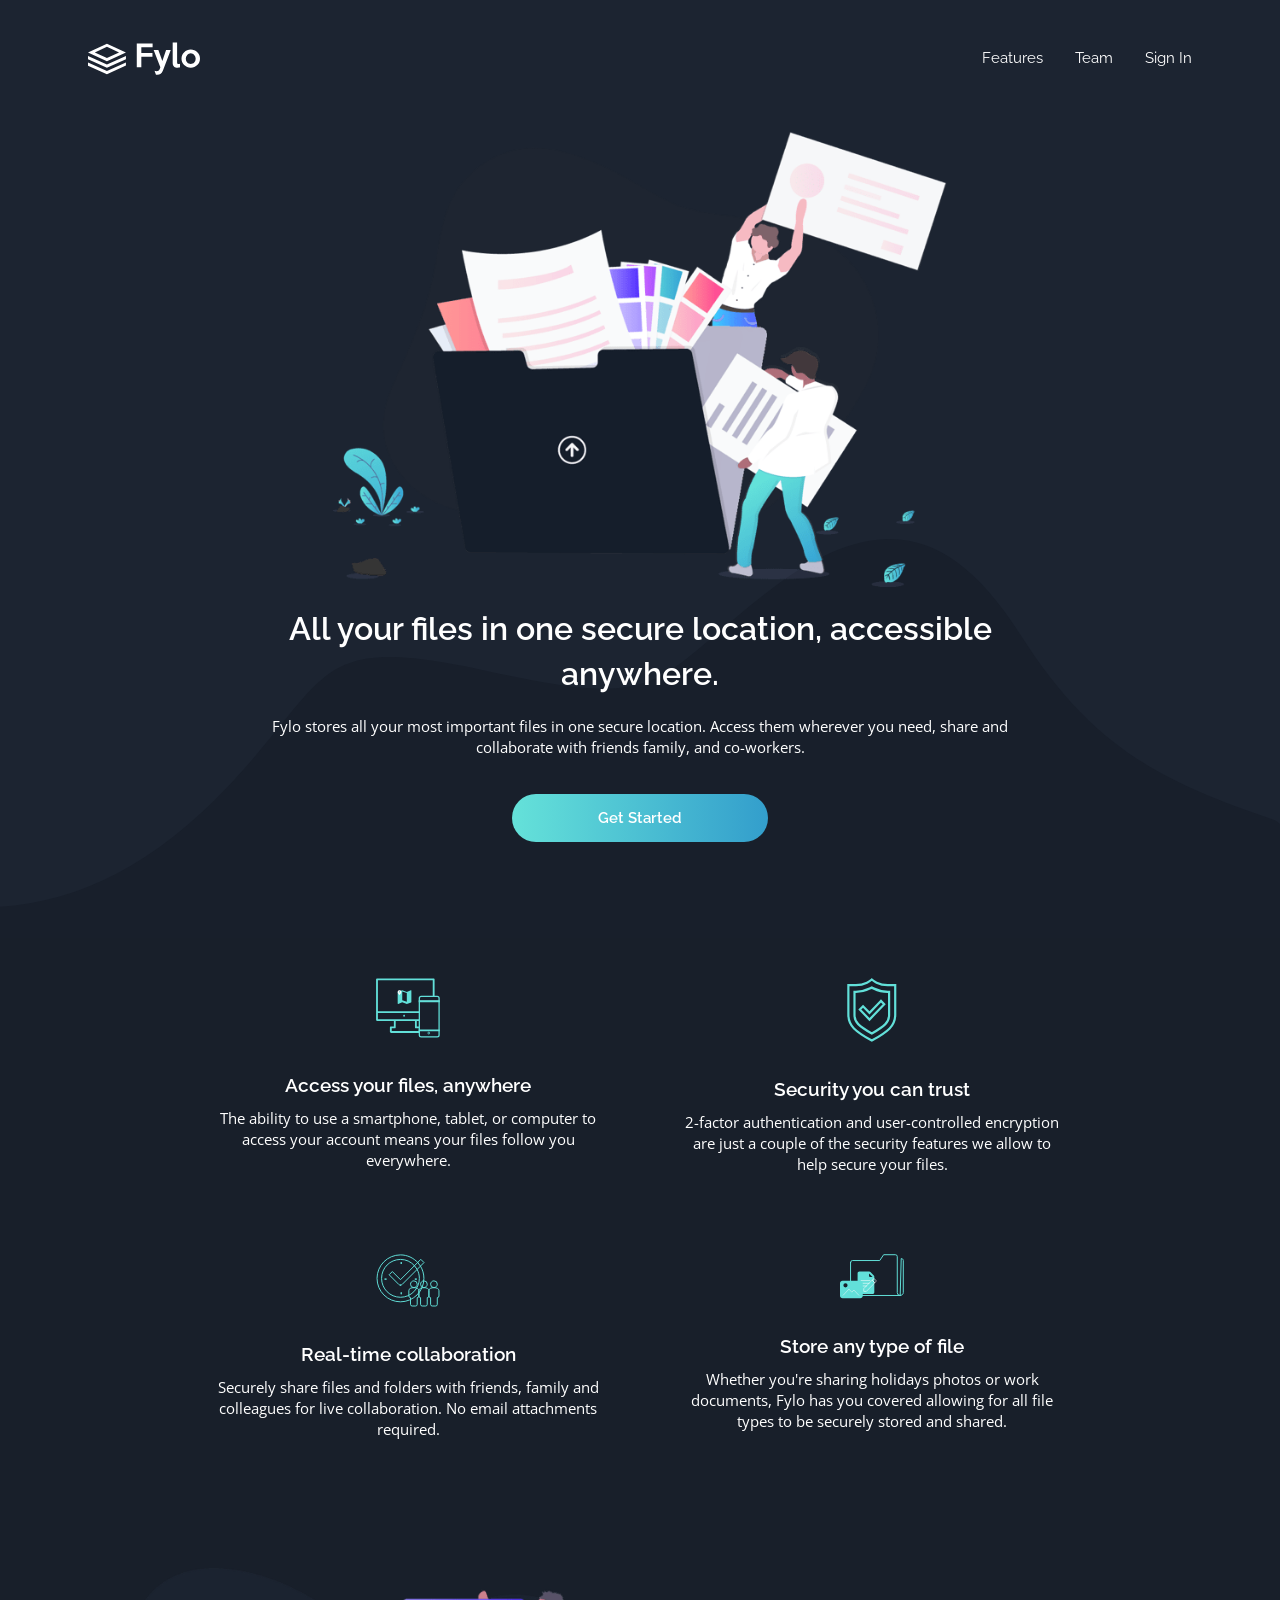
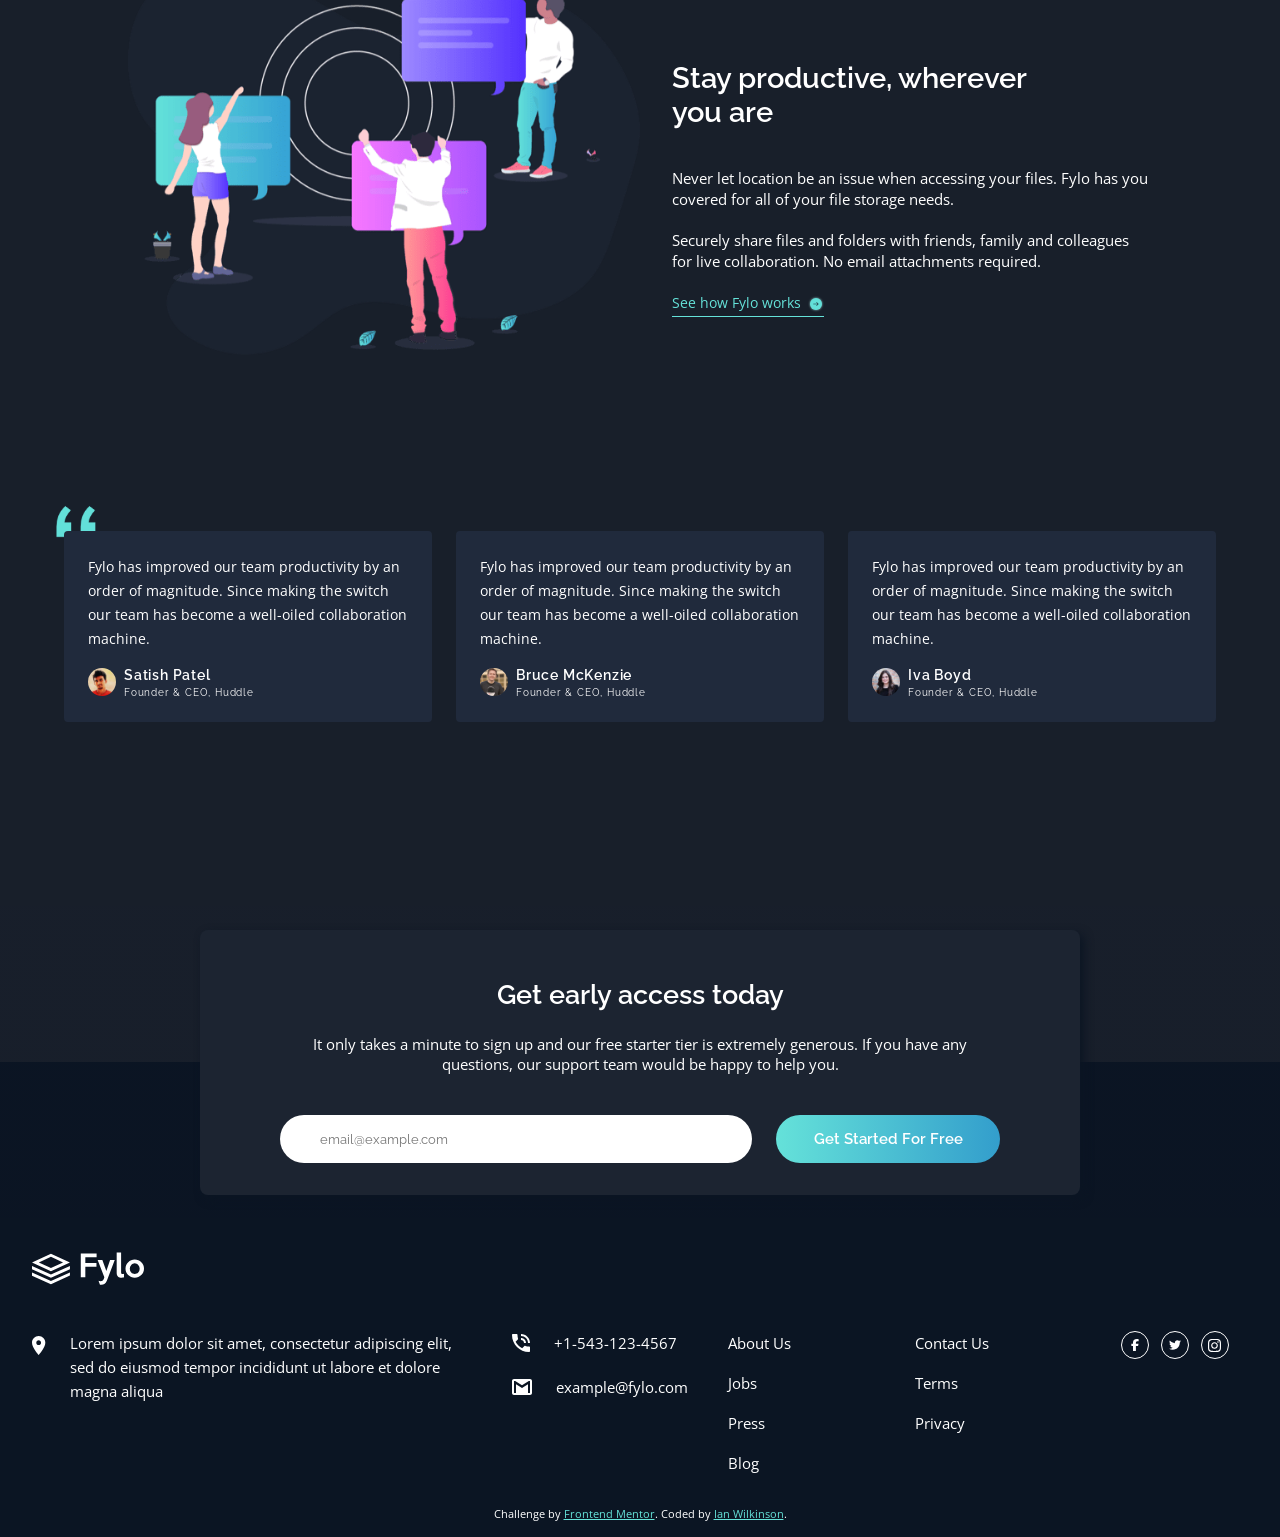
<file: design/index.html>
<!DOCTYPE html>
<html lang="en">
<head>
  <meta charset="UTF-8">
  <meta name="viewport" content="width=device-width, initial-scale=1.0"> <!-- displays site properly based on user's device -->

  <link rel="icon" type="image/png" sizes="32x32" href="./images/favicon-32x32.png">
  <link rel="stylesheet" href="./index.css">
  
  <title>Frontend Mentor | Fylo landing page with dark theme and features grid</title>
</head>
<body>
  <nav>
    <ul class="nav-list">
      <li><img class="img-brand-logo" alt="Fylo logo"></li>
      <div class="nav-list-links">
      <li><a href="#">Features</a></li>
      <li><a href="#">Team</a></li>
      <li><a href="#">Sign In</a></li>
      </div>
    </ul>
  </nav>
  <main>
    <section class="sec-files-in-one-loc">
      <div class="curvy">
        <img class="img-curvy" alt="Background image that has a wavy appearance">
        </div>
      <div class="files-content">
        <img class="img-people-stuffing-files" alt="A cartoon image of two people putting files in a folder">
        <h1 class="center">All your files in one secure location, accessible anywhere.</h1>
        <p class="desc-text center">Fylo stores all your most important files in one secure location. Access them wherever 
          you need, share and collaborate with friends family, and co-workers.</p>
        <button class="btn-call-to-action small-width">Get Started</button>
      </div>
    </section>
    <section class="sec-benefits-hero">
      <div class="sec-benefits files">
        <img class="icon-computer" alt="Icon of a computer and a cell phone">
        <p class="caption-text center">Access your files, anywhere</p>
        <p class="desc-text center">The ability to use a smartphone, tablet, or computer to access your account means your 
          files follow you everywhere.</p>
      </div>
      <div class="sec-benefits security" alt="Icon of a sheild">
        <img class="icon-shield">
        <p class="caption-text center">Security you can trust</p>
        <p class="desc-text center">2-factor authentication and user-controlled encryption are just a couple of the security 
          features we allow to help secure your files.</p>
      </div>
      <div class="sec-benefits collaboration" alt="Icon of a team of people">
        <img class="icon-people">
        <p class="caption-text center">Real-time collaboration</p>
        <p class="desc-text center">Securely share files and folders with friends, family and colleagues for live collaboration. 
          No email attachments required.</p>
      </div>
      <div class="sec-benefits store" alt="Icon of a folder with files in it">
        <img class="icon-store">
        <p class="caption-text center">Store any type of file</p>
        <p class="desc-text center">Whether you're sharing holidays photos or work documents, Fylo has you covered allowing for all 
          file types to be securely stored and shared.</p>
      </div>
    </section>
    <section class="sec-productivity">
      <img class="img-productivity" alt="A cartoon image of three people being productive">
      <div class="productivity-body">
        <h2>Stay productive, wherever you are</h2>
        <p class="desc-text">
          Never let location be an issue when accessing your files. Fylo has you covered for all of your file 
          storage needs.
          <br/>
          <br/>
          Securely share files and folders with friends, family and colleagues for live collaboration. No email 
    attachments required.
        </p>
        <button class="btn-how-it-works">See how Fylo works <img class="init-arrow"><img class="hover-arrow"></button>
      </div>
    </section>
    <section class="sec-testimonials">
      <img class="icon-quote" alt="Icon of a quotation mark">
      <div class="testimonial-card-body">
        <p class="testimonial-quote">
          Fylo has improved our team productivity by an order of magnitude. Since making the switch our team has 
          become a well-oiled collaboration machine.
        </p>
        <div class="card-user">
          <img
              class="img-profile img-user-satish"
              alt="Profile picture of Satish Patel"
          />
          <div class="card-user-body">
              <p class="card-user-name">Satish Patel</p>
              <p class="card-user-job-title ">Founder & CEO, Huddle</p>
          </div>
        </div>
      </div>
      <div class="testimonial-card-body">
        <p class="testimonial-quote">
          Fylo has improved our team productivity by an order of magnitude. Since making the switch our team has 
          become a well-oiled collaboration machine.
        </p>
        <div class="card-user">
          <img
              class="img-profile img-user-bruce"
              alt="Profile picture of Bruce McKenzie"
          />
          <div class="card-user-body">
              <p class="card-user-name">Bruce McKenzie</p>
              <p class="card-user-job-title ">Founder & CEO, Huddle</p>
          </div>
        </div>
      </div>
      <div class="testimonial-card-body">
        <p class="testimonial-quote">
          Fylo has improved our team productivity by an order of magnitude. Since making the switch our team has 
          become a well-oiled collaboration machine.
        </p>
        <div class="card-user">
          <img
              class="img-profile img-user-iva"
              alt="Profile picture of Iva Boyd"
          />
          <div class="card-user-body">
              <p class="card-user-name">Iva Boyd</p>
              <p class="card-user-job-title ">Founder & CEO, Huddle</p>
          </div>
      </div>
    </section>
    <section class="sec-sign-up-prompt">
      <div class="prompt-card-body">
       <h3 class="center">Get early access today</h3>
       <p class="desc-text center">It only takes a minute to sign up and our free starter tier is extremely generous. If you have any 
        questions, our support team would be happy to help you.</p>
        <form id="email-form" class="email-form">
          <div class="email-input-container">
            <input id="email-input" type="text" class="prompt-email" placeholder="email@example.com"/>
            <p id="email-error" class="error-text"></p>
            <p id="email-success" class="success-text"></p>
          </div>
          <button class="btn-call-to-action">Get Started For Free</button>
        </form>
      </div>
    </section>
  </main>
  <footer>
    <div class="footer-container">
      <img class="img-brand-logo" alt="Fylo logo">
      <div class="footer-body">
        <div class="sec-contact-us">
          <div class="grp-location">
            <img class="icon-location">
            <p class="contact-text">Lorem ipsum dolor sit amet, consectetur adipiscing elit, sed do eiusmod tempor incididunt ut labore et 
              dolore magna aliqua</p>
          </div>
        </div>
        <div class="contact-us-phone-email">
          <div class="grp-phone">
            <img class="icon-phone" alt="Phone icon">
            <p class="contact-text">+1-543-123-4567</p>
          </div>
          <div class="grp-email">
            <img class="icon-email" alt="Email icon">
            <p class="contact-text">example@fylo.com</p>
          </div>
        </div>
        <ul class="list-other-site-pages-1">
          <li><a href="#">About Us</a></li>
          <li><a href="#">Jobs</a></li>
          <li><a href="#">Press</a></li>
          <li><a href="#">Blog</a></li>
        </ul>
        <ul class="list-other-site-pages-2">
          <li><a href="#">Contact Us</a></li>
          <li><a href="#">Terms</a></li>
          <li><a href="#">Privacy</a></li>
        </ul>
        <section class="sec-socials">
          <button class="btn-facebook" onclick="window.open('https://www.facebook.com', 'blank');" aria-label="Link to our Facebook page"></button>
          <button class="btn-twitter" onclick="window.open('https://www.twitter.com', 'blank');" aria-label="Link to our Twitter page"></button>
          <button class="btn-instagram" onclick="window.open('https://www.instagram.com', 'blank');" aria-label="Link to our Instagram page"></button>
        </section>
      </div>
    </div>
    <p class="attribution">
      Challenge by <a href="https://www.frontendmentor.io?ref=challenge" target="_blank">Frontend Mentor</a>. 
      Coded by <a href="https://github.com/ianwilk20">Ian Wilkinson</a>.
    </p>
  </footer>

<script>
  let form = document.getElementById('email-form')
  let emailInput = document.getElementById('email-input')
  let emailError = document.getElementById('email-error')
  let emailSuccess = document.getElementById('email-success')

  form.addEventListener('submit', (e) => {
    e.preventDefault();
    if(emailInput.value === "") {
      emailError.innerText = 'Please enter a valid email address'
      emailError.classList.add('show-error')
    } else if (!RegExp(/[^@\s]+@[^@\s]+\.[^@\s]+/gm).test(emailInput.value.toLowerCase())) {
      emailError.innerText = 'Please enter a valid email address'
      emailError.classList.add('show-error')
    } else {
      emailError.classList.remove('show-error')
      emailError.innerText = ''
      setTimeout(function() {
        completeNotify()
      }, 500)
    }
  });

  function completeNotify() {
    emailSuccess.classList.add('show-success')
    emailSuccess.innerText = "Thank you for signing up!"
    setTimeout(function() {
      emailSuccess.classList.remove('show-success');
      emailSuccess.innerText = ''
      emailInput.value = ''
    }, 4000)
  }

</script>
</body>
</html>
</file>
<file: design/index.css>
@import url('https://fonts.googleapis.com/css2?family=Raleway:ital,wght@0,100..900;1,100..900&display=swap');
@import url('https://fonts.googleapis.com/css2?family=Open+Sans:ital,wght@0,300..800;1,300..800&display=swap');

:root {
    --white: hsl(0, 0%, 100%);
    --light-dark-blue: hsl(219, 30%, 18%);
    --med-dark-blue: hsl(217, 28%, 15%);
    --dark-blue: hsl(218, 28%, 13%);
    --darkest-blue: hsl(216, 53%, 9%);
    --cyan: hsl(176, 68%, 64%);
    --blue: hsl(198, 60%, 50%);
    --light-red: hsl(0, 100%, 63%);
    font-family: 'Raleway';
}

body {
    display: flex;
    flex-direction: column;
    padding: 0;
    margin: 0;
    font-size: 14px;
    color: var(--white);
}

main {
    display: flex;
    flex-direction: column;
    align-items: center;
    background-color: var(--dark-blue);
}

nav {
    background-color: var(--med-dark-blue);
}

.nav-list {
    display: flex;
    align-items: center;
    list-style: none;
    margin: 1.5rem;
    padding-inline-start: 0px;
}

.nav-list-links {
    display: flex;
    gap: 2rem;
    margin-left: auto;
}

.nav-list a {
    color: white;
    text-decoration: none;
    font-weight: 400;
}

.nav-list a:hover {
    font-weight: 600;
    text-decoration: underline;
    transition: all 0.1s ease-in;
}

.img-brand-logo {
    content: url('../images/logo.svg');
    transform: translateY(2px);
}

.sec-files-in-one-loc {
    position: relative;
    width: 100%;
    margin-top: -1px;
}

.curvy {
    position: absolute;
    background-color: var(--med-dark-blue);
    width: 100%;
    display: flex;
    flex-direction: column;
    justify-content: flex-end;
    left: 0;
}

@media screen and (width <= 375px) {
    .img-brand-logo {
        max-width: 5rem;
    }

    .nav-list a {
        font-size: 0.8rem;
    }

    .curvy {
        min-height: 22rem;
    }

    .img-curvy {
        content: url(../images/bg-curvy-mobile.svg);
        width: 100%;
    }

    .files-content {
        padding: 2rem 2.5rem 6rem 2.5rem;
    }

    .sec-benefits,
    .sec-productivity {
        display: flex;
        flex-direction: column;
        align-items: center;
        gap: 0.75rem;
    }

    .productivity-body > h2 {
        text-align: center;
    }

    h1 {
        font-size: 1.6rem;
        font-weight: 600;
        line-height: 2.4rem;
    }

    h2 {
        font-size: 1.3rem;
        font-weight: 600;
    }

    .caption-text {
        font-size: 1.2rem;
        font-weight: 600;
    }

    .sec-testimonials {
        display: flex;
        flex-direction: column;
    }

    .img-productivity {
        max-width: 100%;
    }

    .icon-quote {
        max-width: 1.5rem;
        transform: translateY(-1.2rem);
        margin-left: 0.5rem;
    }

    .testimonial-quote {
        font-size: 0.7rem;
        line-height: 1.35rem;
    }

    .card-user-name {
        font-size: 0.7rem;
    }

    .email-form {
        flex-direction: column;
    }

    .prompt-card-body {
        padding: 2rem;
    }

    .prompt-email,
    .show-error,
    .show-success {
        padding-left: 1.5rem;
    }

    .footer-container > img {
        margin-left: 1rem;
        max-width: 55%;
    }

    .footer-body {
        gap: 1rem;
        flex-direction: column;
    }

    .sec-socials,
    .list-other-site-pages-1,
    .list-other-site-pages-2 {
        margin-top: 2rem;
    }
}

@media screen and (width > 375px) {
    nav {
        padding-top: 1rem;
    }
    .img-brand-logo {
        max-width: 7rem;
    }
    .nav-list a {
        font-size: 0.95rem;
    }
    .img-curvy {
        content: url(../images/bg-curvy-desktop.svg);
        width: 100%;
    }
    .curvy {
        height: 100%;
    }
}

@media screen and (375px < width <= 800px) {
    .files-content {
        padding: 2rem 15% 6rem 15%;
    }
    .sec-benefits,
    .sec-productivity {
        display: flex;
        flex-direction: column;
        align-items: center;
        gap: 0.75rem;
    }

    h1 {
        font-size: 1.6rem;
        font-weight: 600;
        line-height: 2.4rem;
    }

    h2 {
        font-size: 1.4rem;
        font-weight: 600;
    }

    h3 {
        font-size: 1.3rem;
        font-weight: 600;
    }

    .caption-text {
        font-size: 1.2rem;
        font-weight: 600;
    }

    .sec-testimonials {
        display: flex;
        flex-direction: column;
    }

    .img-productivity {
        max-width: 100%;
    }

    .icon-quote {
        max-width: 1.5rem;
        transform: translateY(-1.2rem);
        margin-left: 0.5rem;
    }

    .testimonial-quote {
        font-size: 0.85rem;
        line-height: 1.5rem;
    }

    .card-user-name {
        font-size: 0.85rem;
    }

    .card-user-job-title {
        font-size: 0.75rem;
    }

    .email-form {
        flex-direction: column;
    }

    .prompt-card-body {
        padding: 2rem 10% 2rem 10%;
    }

    .prompt-email,
    .show-error,
    .show-success {
        padding-left: 2.5rem;
    }

    .footer-container > img {
        margin-left: 1rem;
        max-width: 10rem;
    }

    .footer-body {
        gap: 1rem;
        flex-direction: column;
    }

    .sec-socials,
    .sec-other-links {
        margin-top: 2rem;
    }

    .sec-other-links {
        flex-direction: column;
    }
}

@media screen and (width > 800px) {
    .nav-list {
        padding: 0rem 4rem;
    }

    .files-content {
        padding: 2rem 20% 6rem 20%;
    }

    .sec-benefits-hero {
        display: grid;
        grid-template-columns: repeat(2, 1fr);
    }

    .sec-benefits {
        display: flex;
        flex-direction: column;
        align-items: center;
        max-width: 24rem;
        gap: 0.75rem;
    }

    .sec-productivity {
        display: flex;
        flex-direction: row;
        align-items: center;
    }

    .productivity-body {
        display: flex;
        flex-direction: column;
    }

    h1 {
        font-size: 2rem;
        font-weight: 600;
        line-height: 2.8rem;
    }

    h2 {
        font-size: 1.8rem;
        font-weight: 600;
        padding-right: 6rem;
    }

    h3 {
        font-size: 1.7rem;
        font-weight: 600;
    }

    .caption-text {
        font-size: 1.2rem;
        font-weight: 600;
    }

    .sec-testimonials {
        display: flex;
        flex-direction: row;
    }

    .icon-quote {
        max-width: 2.5rem;
        margin-left: -0.5rem;
        transform: translateY(-1.6rem);
    }

    .testimonial-card-body {
        max-width: 20rem;
        z-index: 1;
    }

    .testimonial-quote {
        font-size: 0.85rem;
        line-height: 1.5rem;
    }

    .card-user-name {
        font-size: 0.85rem;
    }

    .card-user-job-title {
        font-size: 0.75rem;
    }

    .prompt-card-body {
        min-width: 30rem;
        max-width: 55rem;
        padding: 2rem 5rem 2rem 5rem;
    }

    .email-input-container {
        flex: 1;
    }

    .btn-call-to-action {
        min-width: 14rem;
    }

    .prompt-email,
    .show-error,
    .show-success {
        padding-left: 2.5rem;
    }

    footer {
        display: flex;
        flex-direction: column;
        align-items: center;
    }

    .footer-container {
        max-width: 80rem;
    }

    .footer-body {
        display: flex;
        flex-direction: row;
    }

    .sec-contact-us {
        flex: 3;
    }
    .list-other-site-pages-1,
    .list-other-site-pages-2,
    .sec-socials {
        flex: 1;
    }

    .list-other-site-pages-1,
    .list-other-site-pages-2,
    .sec-socials {
        margin-top: 0;
    }
}

@media screen and (800px < width <= 1300px) {
    .sec-productivity {
        max-width: 80%;
        gap: 2rem;
    }

    .img-productivity {
        max-width: 50%;
    }

    .footer-body {
        gap: 2.5rem;
    }
}

@media screen and (width > 1300px) {
    .sec-productivity {
        max-width: 70rem;
        gap: 4rem;
    }

    .img-productivity {
        max-width: 100%;
    }

    .footer-body {
        gap: 5rem;
    }
}

.files-content {
    display: flex;
    flex-direction: column;
    align-items: center;
    gap: 1.25rem;
    background: var(--dark-blue);
}

.files-content > h1,
.files-content > p {
    margin-top: 0;
    margin-bottom: 0;
}

.files-content > button {
    margin-top: 1rem;
}

.desc-text {
    font-family: 'Open Sans';
    font-weight: 400;
    font-size: 0.95rem;
    line-height: 1.3rem;
}

.center {
    text-align: center;
}

.files-content * {
    z-index: 11;
}

.img-people-stuffing-files {
    content: url('../images/illustration-intro.png');
    max-width: 80%;
}

.small-width {
    min-width: 16rem;
}

.btn-call-to-action {
    height: 3rem;
    border-radius: 3rem;
    color: var(--white);
    font-weight: 600;
    font-family: 'Raleway';
    font-size: 0.95rem;
    background: linear-gradient(to right, var(--cyan), var(--blue));
    border: none;
}

.btn-call-to-action:hover {
    background: hsl(176deg 100% 42.2%);
}

.sec-benefits,
.sec-productivity {
    padding: 2.5rem;
}

.sec-benefits > p,
.sec-productivity > p,
.prompt-card-body > p {
    margin-top: 0;
    margin-bottom: 0;
}

.sec-benefits > img {
    max-width: 4rem;
    max-height: 4rem;
    margin-bottom: 1.5rem;
}

.icon-computer {
    content: url('../images/icon-access-anywhere.svg');
}

.icon-shield {
    content: url('../images/icon-security.svg');
}

.icon-people {
    content: url('../images/icon-collaboration.svg');
}

.icon-store {
    content: url('../images/icon-any-file.svg');
}

.sec-productivity {
    margin-top: 3rem;
}

.img-productivity {
    content: url('../images/illustration-stay-productive.png');
    margin-bottom: 2rem;
}

.btn-how-it-works {
    position: relative;
    background: transparent;
    border: none;
    color: var(--cyan);
    font-family: 'Open Sans';
    font-size: 0.85rem;
    font-weight: 400;
    align-self: flex-start;
    padding: 0.3rem 0;
    border-bottom: var(--cyan) 1px solid;
}

.btn-how-it-works:hover {
    color: var(--white);
    border-bottom: var(--white) 1px solid;
}

.btn-how-it-works:hover .hover-arrow {
    display: inline-block;
}

.btn-how-it-works:hover .init-arrow {
    display: none;
}

.init-arrow,
.hover-arrow {
    transform: translateY(0.25rem);
    padding-left: 0.2rem;
}

.init-arrow {
    content: url('../images/icon-arrow.svg');
}

.hover-arrow {
    display: none;
    content: url('../images/icon-arrow-white.svg');
}

.sec-testimonials {
    margin-top: 3rem;
    padding: 3.5rem;
    gap: 1.5rem;
    position: relative;
}

.icon-quote {
    content: url(../images/bg-quotes.png);
    position: absolute;
}

.testimonial-card-body {
    display: flex;
    background-color: var(--light-dark-blue);
    padding: 1.5rem;
    gap: 1rem;
    flex-direction: column;
    border-radius: 0.25rem;
}

.testimonial-quote {
    margin: 0;
    font-weight: 400;
    font-family: 'Open Sans';
}

.card-user {
    display: flex;
    align-items: center;
}

.img-profile {
    max-width: 1.75rem;
    max-height: 1.75rem;
    border-radius: 100%;
}

.img-user-satish {
    content: url('../images/profile-1.jpg');
}

.img-user-bruce {
    content: url('../images/profile-2.jpg');
}

.img-user-iva {
    content: url('../images/profile-3.jpg');
}

.card-user-body {
    display: flex;
    flex-direction: column;
    gap: 0.25rem;
    justify-content: space-between;
    margin-left: 0.5rem;
    letter-spacing: 0.05rem;
}

.card-user-name {
    font-weight: 600;
    margin: 0;
}

.card-user-job-title {
    font-weight: 400;
    font-size: 0.6rem;
    margin: 0;
}

.sec-sign-up-prompt {
    display: flex;
    flex-direction: column;
    align-items: center;
    padding: 1.5rem;
    margin-top: 8rem;
    background: linear-gradient(
        180deg,
        var(--dark-blue) 50%,
        var(--darkest-blue) 50%
    );
    width: 100%;
    box-sizing: border-box;
}

.prompt-card-body {
    display: flex;
    background-color: var(--med-dark-blue);
    gap: 1.5rem;
    flex-direction: column;
    border-radius: 0.5rem;
    box-shadow: 4px 4px 10px 0px var(--darkest-blue);
    box-sizing: border-box;
}

.prompt-card-body > h3 {
    margin-bottom: 0;
    margin-top: 1rem;
}

.email-form {
    margin-top: 1rem;
    display: flex;
    gap: 1.5rem;
}

.email-input-container {
    display: flex;
    flex-direction: column;
}

.prompt-email {
    border-radius: 3rem;
    height: 3rem;
    border: none;
    box-sizing: border-box;
    font-family: 'Raleway';
    font-weight: 400;
}

#email-error,
#email-success {
    display: none;
    font-size: 0.75rem;
    margin: 0.5rem 0 0 0;
    font-weight: 600;
}

.show-error {
    display: flex !important;
    color: var(--light-red);
}

.show-success {
    display: flex !important;
    color: green;
}

footer {
    background-color: var(--darkest-blue);
    font-family: 'Open Sans';
    font-weight: 400;
    font-size: 0.95rem;
    line-height: 1.5rem;
    margin-top: -1px; /* Added to get rid of white line appearing when resizing screen */
}

.footer-container {
    padding: 2rem 2rem 0 2rem;
    display: flex;
    flex-direction: column;
    gap: 3rem;
}

.footer-body {
    display: flex;
}

.sec-contact-us,
.contact-us-phone-email {
    display: flex;
    flex-direction: column;
    gap: 1.25rem;
}

.grp-location,
.grp-phone,
.grp-email {
    display: flex;
    gap: 1.5rem;
}

.grp-location {
    align-items: flex-start;
}

.grp-phone,
.grp-email {
    align-items: center;
}

.contact-text {
    margin: 0;
}

.sec-contact-us img {
    min-width: 0.85rem;
    min-height: 1rem;
}

.icon-location {
    content: url('../images/icon-location.svg');
    margin-top: 0.3rem;
}

.icon-phone {
    content: url('../images/icon-phone.svg');
}

.icon-email {
    content: url('../images/icon-email.svg');
}

.list-other-site-pages-1,
.list-other-site-pages-2 {
    list-style-type: none;
    padding-inline: 0;
}

.list-other-site-pages-1 a,
.list-other-site-pages-2 a {
    color: var(--white);
    text-decoration: none;
}

.list-other-site-pages-1 a:hover,
.list-other-site-pages-2 a:hover {
    font-weight: 600;
    transition: all 0.1s ease-in;
}

.list-other-site-pages-1 li + li,
.list-other-site-pages-2 li + li {
    margin-top: 1rem;
}

.sec-socials {
    display: flex;
    gap: 0.75rem;
    justify-content: center;
}

.sec-socials > button {
    width: 1.75rem;
    height: 1.75rem;
    border: var(--white) 1px solid;
    background-color: transparent;
    border-radius: 50%;
}

.sec-socials > button:hover {
    border: var(--cyan) 1px solid;
}

.btn-facebook {
    background-image: url('[data-uri]');
    background-repeat: no-repeat;
    background-size: 30%;
    background-position: center;
}

.btn-facebook:hover {
    background-image: url('[data-uri]');
}

.btn-instagram {
    background-image: url('[data-uri]');
    background-repeat: no-repeat;
    background-size: 50%;
    background-position: center;
}

.btn-instagram:hover {
    background-image: url('[data-uri]');
}

.btn-twitter {
    background-image: url('[data-uri]');
    background-repeat: no-repeat;
    background-size: 45%;
    background-position: center;
}

.btn-twitter:hover {
    background-image: url('[data-uri]');
}

.attribution {
    font-size: 11px;
    text-align: center;
}
.attribution a {
    color: var(--cyan);
}
</file>
